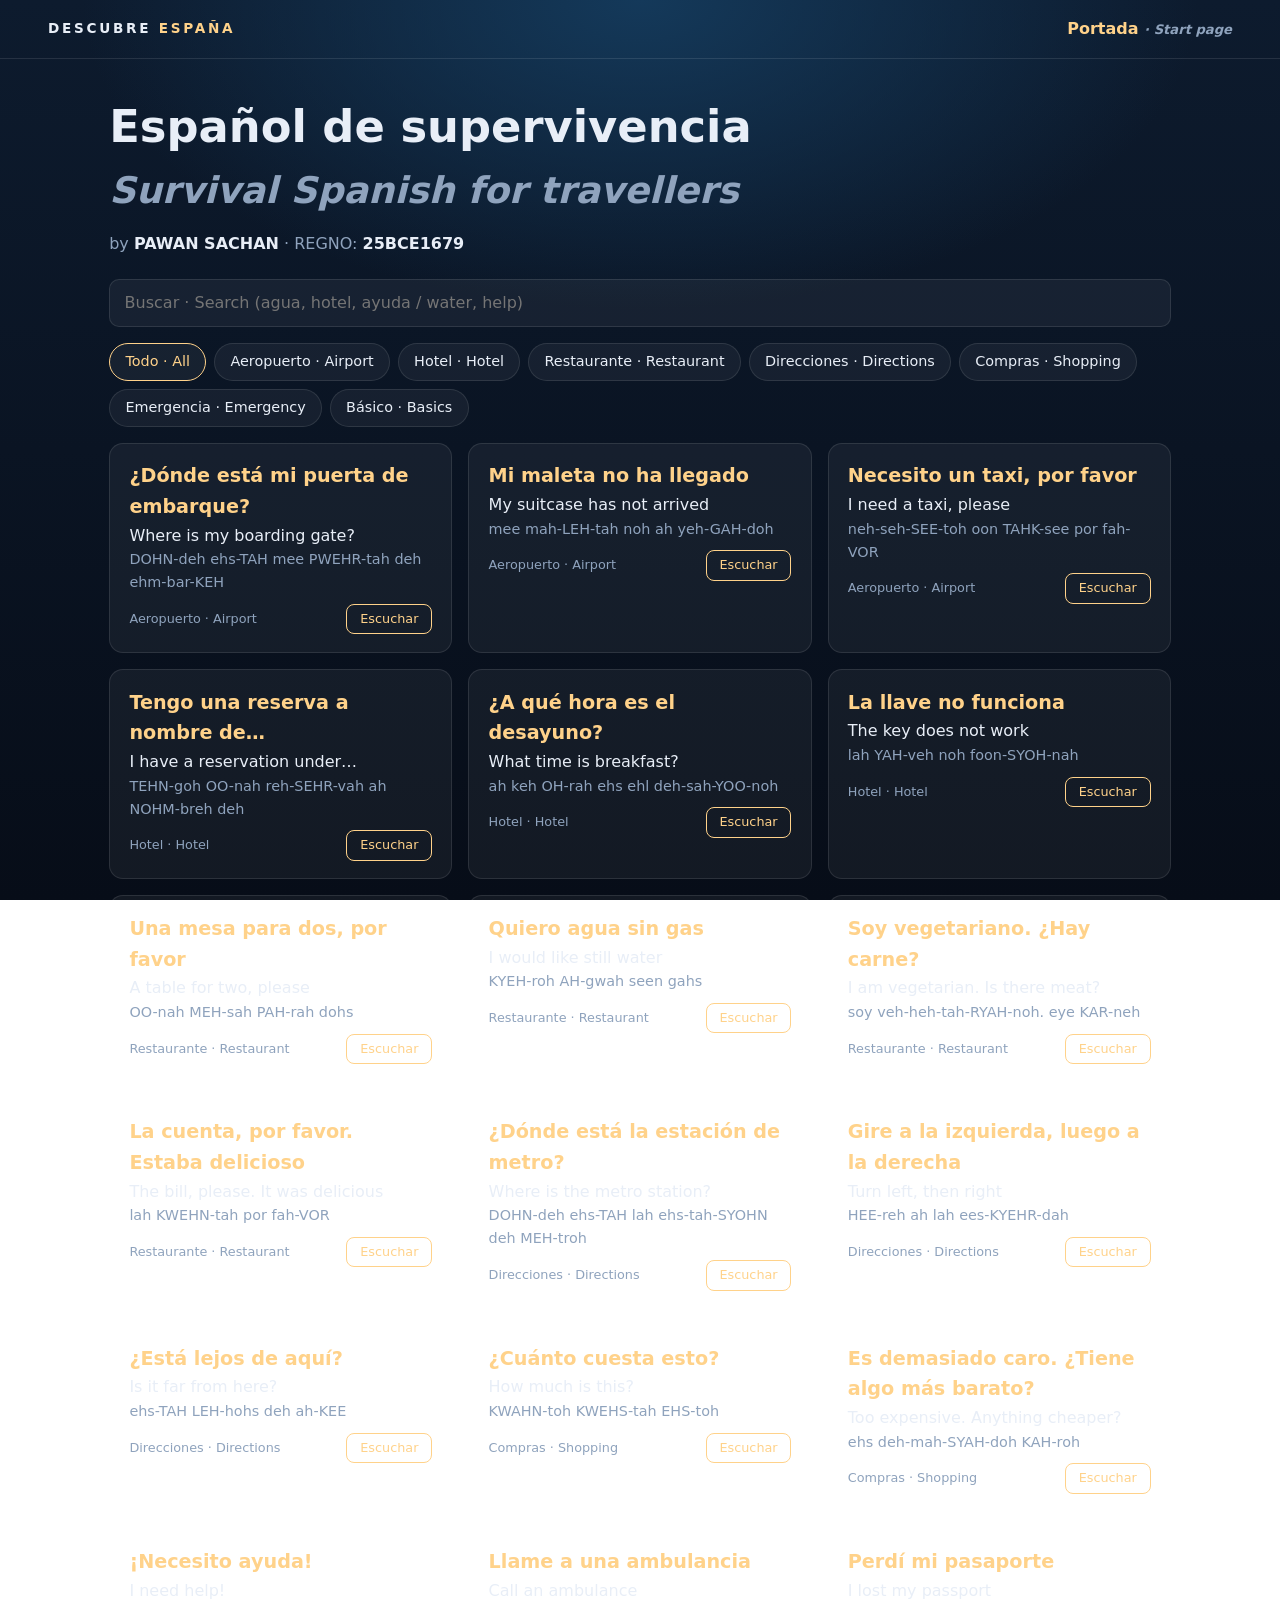
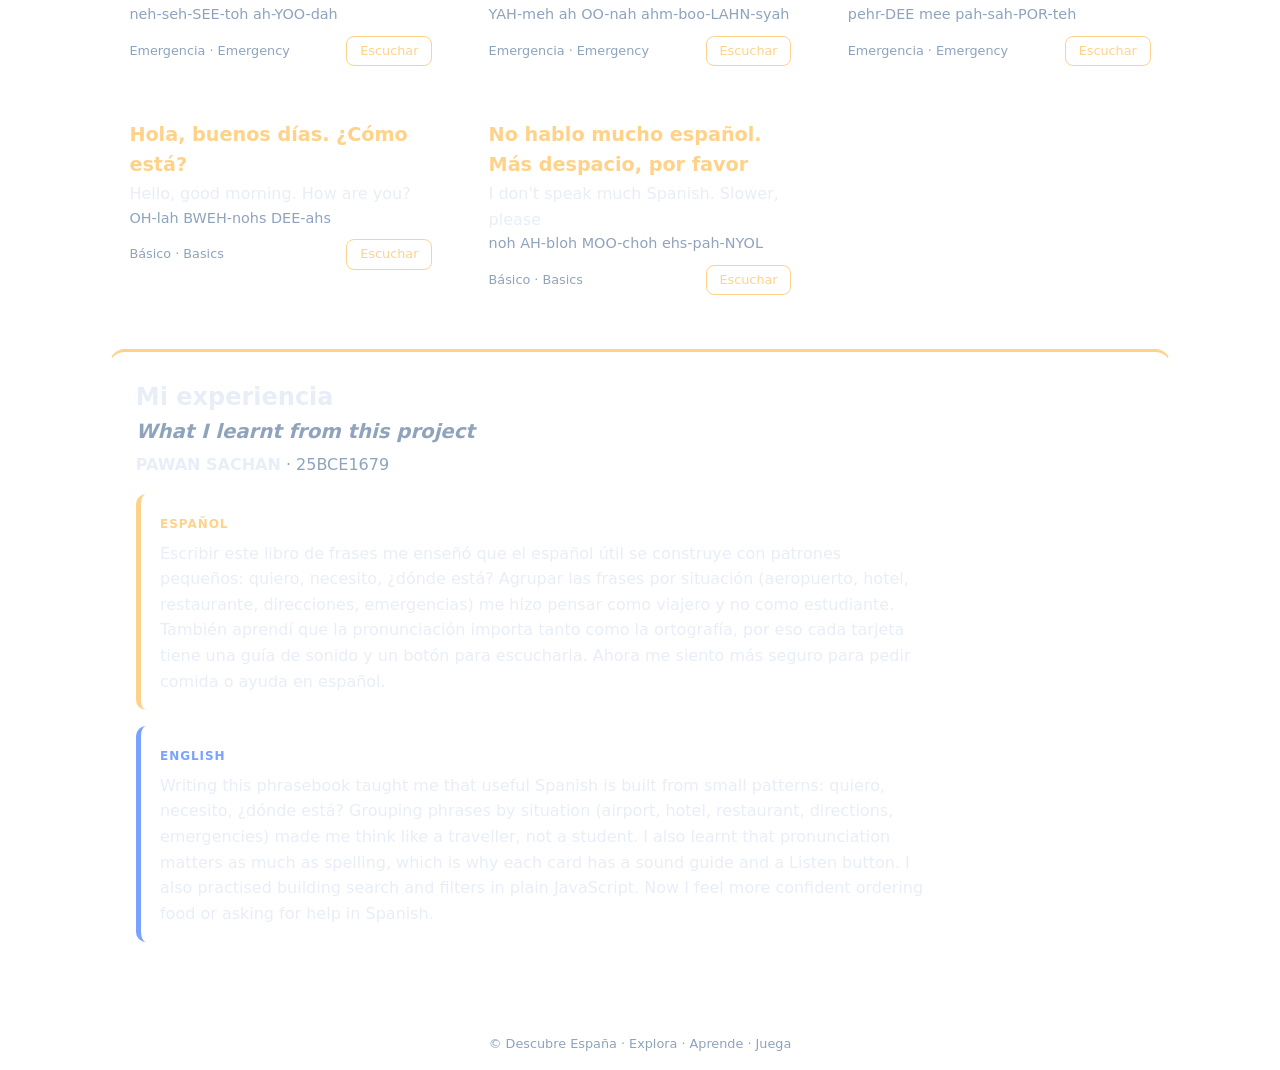
<file: phrasebook.html>
<!DOCTYPE html><html lang="es"><head><meta charset="UTF-8"><meta name="viewport" content="width=device-width,initial-scale=1">
<title>Español de supervivencia · Descubre España</title><link rel="stylesheet" href="shared.css">
<style>:root{--a:#ffd28a}.tools{display:flex;flex-wrap:wrap;gap:.6rem;align-items:center;margin:1rem 0}.tools input{flex:1 1 240px;background:var(--panel);border:1px solid var(--line);color:var(--ink);border-radius:10px;padding:.65rem .9rem;font:inherit}
#grid{display:grid;grid-template-columns:repeat(auto-fill,minmax(290px,1fr));gap:1rem}.es{font-size:1.2rem;font-weight:700;color:var(--a)}.pr{color:var(--mute);font-size:.9rem}
.row{display:flex;justify-content:space-between;align-items:center;margin-top:.6rem;font-size:.8rem;color:var(--mute)}.lang+.lang{border-left-color:#7aa2ff}.top a,.lang span{color:var(--a)}</style></head><body>
<header class="top"><b>Descubre <span style="color:#ffd28a">España</span></b><a href="start.html">Portada <span class="en" style="display:inline">· Start page</span></a></header>
<main>
<h1>Español de supervivencia<span class="en">Survival Spanish for travellers</span></h1>
<p class="by">by <strong>PAWAN SACHAN</strong> · REGNO: <strong>25BCE1679</strong></p>
<div class="tools"><input id="q" type="search" placeholder="Buscar · Search (agua, hotel, ayuda / water, help)" aria-label="Buscar frases"></div>
<div class="chips" id="tabs" role="group" aria-label="Situaciones / Situations"></div><div id="grid"></div>
<section class="story" style="border-top-color:#ffd28a"><h2>Mi experiencia<span class="en">What I learnt from this project</span></h2><p class="who"><strong>PAWAN SACHAN</strong> · 25BCE1679</p>
<div class="lang"><span>Español</span><p lang="es">Escribir este libro de frases me enseñó que el español útil se construye con patrones pequeños: quiero, necesito, ¿dónde está? Agrupar las frases por situación (aeropuerto, hotel, restaurante, direcciones, emergencias) me hizo pensar como viajero y no como estudiante. También aprendí que la pronunciación importa tanto como la ortografía, por eso cada tarjeta tiene una guía de sonido y un botón para escucharla. Ahora me siento más seguro para pedir comida o ayuda en español.</p></div>
<div class="lang"><span>English</span><p lang="en">Writing this phrasebook taught me that useful Spanish is built from small patterns: quiero, necesito, ¿dónde está? Grouping phrases by situation (airport, hotel, restaurant, directions, emergencies) made me think like a traveller, not a student. I also learnt that pronunciation matters as much as spelling, which is why each card has a sound guide and a Listen button. I also practised building search and filters in plain JavaScript. Now I feel more confident ordering food or asking for help in Spanish.</p></div></section>
</main><footer class="foot">© Descubre España · Explora · Aprende · Juega</footer>
<script>
const P=[["Aeropuerto", "Airport", "¿Dónde está mi puerta de embarque?", "Where is my boarding gate?", "DOHN-deh ehs-TAH mee PWEHR-tah deh ehm-bar-KEH"], ["Aeropuerto", "Airport", "Mi maleta no ha llegado", "My suitcase has not arrived", "mee mah-LEH-tah noh ah yeh-GAH-doh"], ["Aeropuerto", "Airport", "Necesito un taxi, por favor", "I need a taxi, please", "neh-seh-SEE-toh oon TAHK-see por fah-VOR"], ["Hotel", "Hotel", "Tengo una reserva a nombre de…", "I have a reservation under…", "TEHN-goh OO-nah reh-SEHR-vah ah NOHM-breh deh"], ["Hotel", "Hotel", "¿A qué hora es el desayuno?", "What time is breakfast?", "ah keh OH-rah ehs ehl deh-sah-YOO-noh"], ["Hotel", "Hotel", "La llave no funciona", "The key does not work", "lah YAH-veh noh foon-SYOH-nah"], ["Restaurante", "Restaurant", "Una mesa para dos, por favor", "A table for two, please", "OO-nah MEH-sah PAH-rah dohs"], ["Restaurante", "Restaurant", "Quiero agua sin gas", "I would like still water", "KYEH-roh AH-gwah seen gahs"], ["Restaurante", "Restaurant", "Soy vegetariano. ¿Hay carne?", "I am vegetarian. Is there meat?", "soy veh-heh-tah-RYAH-noh. eye KAR-neh"], ["Restaurante", "Restaurant", "La cuenta, por favor. Estaba delicioso", "The bill, please. It was delicious", "lah KWEHN-tah por fah-VOR"], ["Direcciones", "Directions", "¿Dónde está la estación de metro?", "Where is the metro station?", "DOHN-deh ehs-TAH lah ehs-tah-SYOHN deh MEH-troh"], ["Direcciones", "Directions", "Gire a la izquierda, luego a la derecha", "Turn left, then right", "HEE-reh ah lah ees-KYEHR-dah"], ["Direcciones", "Directions", "¿Está lejos de aquí?", "Is it far from here?", "ehs-TAH LEH-hohs deh ah-KEE"], ["Compras", "Shopping", "¿Cuánto cuesta esto?", "How much is this?", "KWAHN-toh KWEHS-tah EHS-toh"], ["Compras", "Shopping", "Es demasiado caro. ¿Tiene algo más barato?", "Too expensive. Anything cheaper?", "ehs deh-mah-SYAH-doh KAH-roh"], ["Emergencia", "Emergency", "¡Necesito ayuda!", "I need help!", "neh-seh-SEE-toh ah-YOO-dah"], ["Emergencia", "Emergency", "Llame a una ambulancia", "Call an ambulance", "YAH-meh ah OO-nah ahm-boo-LAHN-syah"], ["Emergencia", "Emergency", "Perdí mi pasaporte", "I lost my passport", "pehr-DEE mee pah-sah-POR-teh"], ["Básico", "Basics", "Hola, buenos días. ¿Cómo está?", "Hello, good morning. How are you?", "OH-lah BWEH-nohs DEE-ahs"], ["Básico", "Basics", "No hablo mucho español. Más despacio, por favor", "I don't speak much Spanish. Slower, please", "noh AH-bloh MOO-choh ehs-pah-NYOL"]];
const cats=[["Todo","All"],...[...new Map(P.map(p=>[p[0],p[1]]))]];let cat="Todo";
const grid=document.getElementById("grid"),q=document.getElementById("q"),tabs=document.getElementById("tabs");
cats.forEach(([es,en])=>{const b=document.createElement("button");b.className="chip"+(es==="Todo"?" on":"");b.textContent=es+" · "+en;b.onclick=()=>{cat=es;[...tabs.children].forEach(x=>x.classList.toggle("on",x===b));draw()};tabs.appendChild(b)});
function say(t){speechSynthesis.cancel();const u=new SpeechSynthesisUtterance(t);u.lang="es-ES";u.rate=.85;speechSynthesis.speak(u)}
function draw(){const s=q.value.toLowerCase();grid.innerHTML="";
const r=P.filter(p=>(cat==="Todo"||p[0]===cat)&&(p[2]+" "+p[3]).toLowerCase().includes(s));
if(!r.length){grid.textContent="No hay resultados · No phrase found. Try another word.";return}
r.forEach(p=>{const d=document.createElement("div");d.className="card";d.innerHTML='<div class="es"></div><div></div><div class="pr"></div><div class="row"><span></span><button class="say" aria-label="Escuchar / Hear this phrase">Escuchar</button></div>';
const k=d.children;k[0].textContent=p[2];k[1].textContent=p[3];k[2].textContent=p[4];k[3].firstChild.textContent=p[0]+" · "+p[1];d.querySelector(".say").onclick=()=>say(p[2]);grid.appendChild(d)})}
q.oninput=draw;draw();
</script></body></html>
</file>
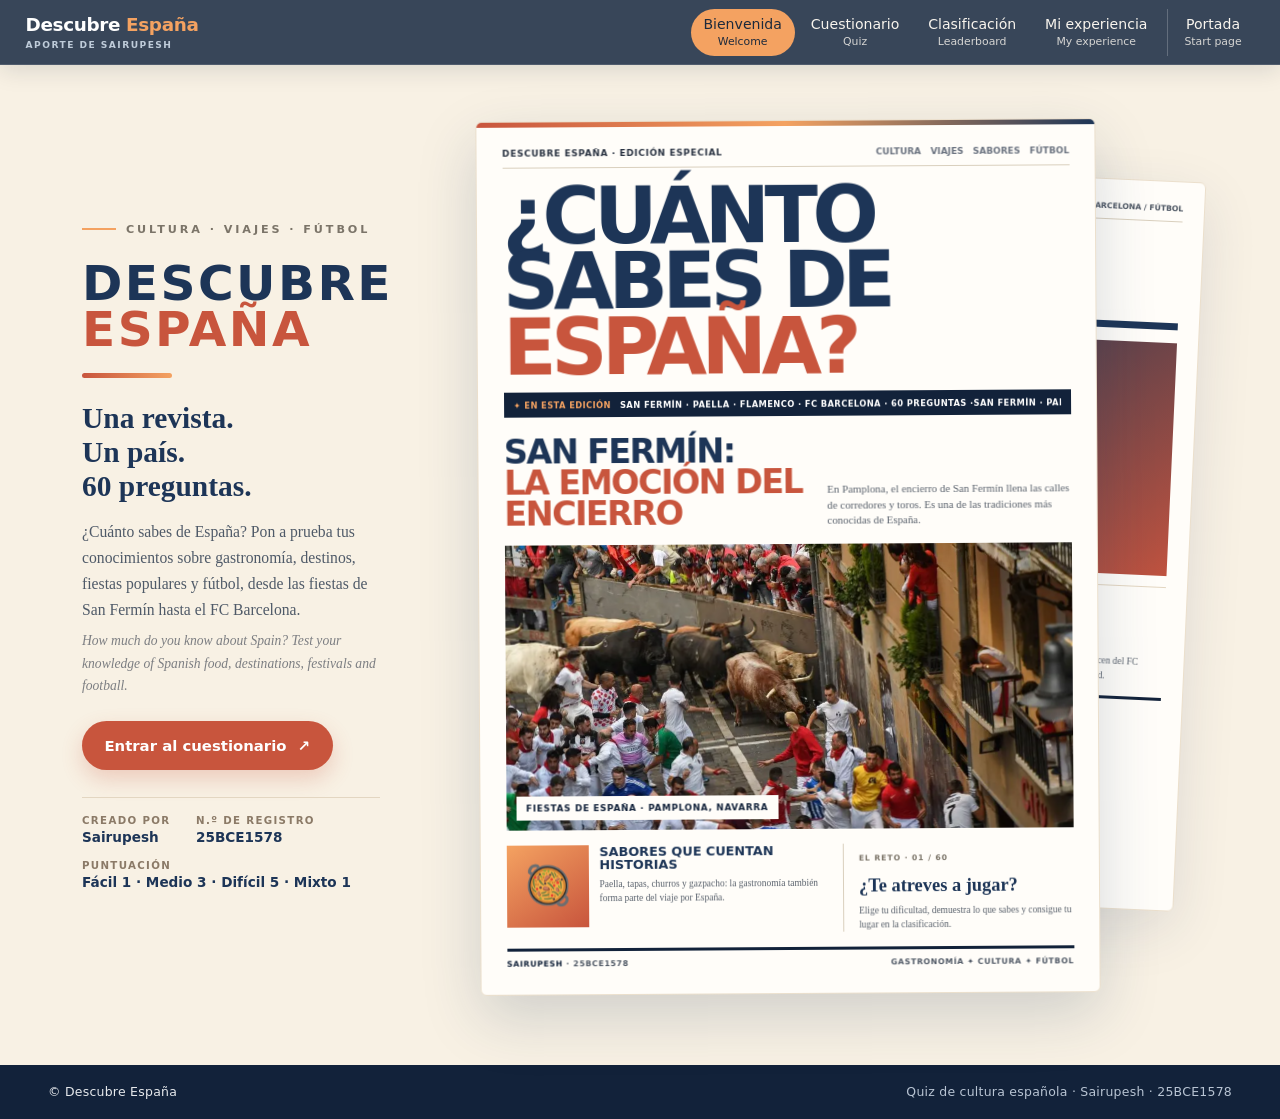
<file: quiz.html>
<!DOCTYPE html>
<html lang="es">
<head>
  <meta charset="UTF-8">
  <meta name="viewport" content="width=device-width, initial-scale=1">
  <meta name="theme-color" content="#243247">
  <title>Quiz de España · Descubre España</title>
  <link rel="stylesheet" href="quiz.css">
  <script>
    /* Low-spec / data-saver / reduced-motion devices get the light mode: entrance only, no looping animation */
    (function(){var n=navigator,c=n.connection||{};
      if((n.hardwareConcurrency&&n.hardwareConcurrency<=2)||(n.deviceMemory&&n.deviceMemory<=2)||c.saveData)
        document.documentElement.classList.add('lite');})();
  </script>
</head>
<body>
  <header class="quiz-header">
    <a class="quiz-brand" href="start.html" aria-label="Volver a Descubre España">
      <strong>Descubre <span>España</span></strong>
      <small>APORTE DE SAIRUPESH</small>
    </a>
    <nav class="quiz-nav" aria-label="Navegación principal">
      <a class="nav-link active" href="#welcome" data-view="welcome"><span>Bienvenida</span><small>Welcome</small></a>
      <a class="nav-link" href="#quiz" data-view="quiz"><span>Cuestionario</span><small>Quiz</small></a>
      <a class="nav-link" href="#leaderboard" data-view="leaderboard"><span>Clasificación</span><small>Leaderboard</small></a>
      <a class="nav-link" href="#experience" data-view="experience"><span>Mi experiencia</span><small>My experience</small></a>
      <a class="nav-link nav-cover" href="start.html"><span>Portada</span><small>Start page</small></a>
    </nav>
  </header>

  <main class="quiz-main">
    <section id="welcome" class="quiz-view mw-stage" aria-labelledby="welcome-title">
      <div class="mw-intro">
        <p class="mw-kicker">CULTURA · VIAJES · FÚTBOL</p>
        <h1 class="mw-wordmark" id="welcome-title">Descubre<span>España</span></h1>
        <div class="mw-rule"></div>
        <h2 class="mw-tagline">Una revista.<br>Un país.<br>60 preguntas.</h2>
        <p class="mw-copy">¿Cuánto sabes de España? Pon a prueba tus conocimientos sobre gastronomía, destinos, fiestas populares y fútbol, desde las fiestas de San Fermín hasta el FC Barcelona.
          <span class="mw-en">How much do you know about Spain? Test your knowledge of Spanish food, destinations, festivals and football.</span></p>
        <button class="button button-primary mw-play" type="button" data-go-view="quiz">Entrar al cuestionario <span aria-hidden="true">↗</span></button>
        <div class="mw-credit">
          <div><span class="mini-label">CREADO POR</span><strong>Sairupesh</strong></div>
          <div><span class="mini-label">N.º DE REGISTRO</span><strong>25BCE1578</strong></div>
          <div><span class="mini-label">PUNTUACIÓN</span><strong>Fácil 1 · Medio 3 · Difícil 5 · Mixto 1</strong></div>
        </div>
      </div>

      <div class="mw-magazines" role="img" aria-label="Vista previa de una revista sobre España">
        <article class="mw-back" aria-hidden="true">
          <div class="mw-back-head"><span class="mw-back-brand">DESCUBRE · DEPORTES</span><span>BARCELONA / FÚTBOL</span></div>
          <h2 class="mw-back-title">FC<br><span>BARÇA</span></h2>
          <div class="mw-stripes"></div>
          <div class="mw-back-photo"><img src="https://www.fcbarcelona.com/photo-resources/fcbarcelona/photo/2018/06/20/dbad88f5-bbb8-4cdc-a77d-66ca42cd89e0/PjBWxnVp.jpg?height=750&amp;width=1200" alt="" loading="lazy" onerror="this.remove()"></div>
          <div class="mw-back-section">
            <span class="mw-tag">FÚTBOL · IDENTIDAD</span>
            <h3>Más que un club</h3>
            <p>Los colores blaugrana, la afición y las grandes noches de fútbol hacen del FC Barcelona una parte reconocible de la cultura deportiva de la ciudad.</p>
          </div>
          <div class="mw-back-footer">PASIÓN · EQUIPO · BARCELONA</div>
        </article>

        <article class="mw-front" aria-hidden="true">
          <div class="mw-mag-head"><span class="mw-mag-logo">DESCUBRE ESPAÑA · EDICIÓN ESPECIAL</span><span class="mw-mag-menu">CULTURA &nbsp; VIAJES &nbsp; SABORES &nbsp; FÚTBOL</span></div>
          <p class="mw-cover-title">¿CUÁNTO<br>SABES DE <span>ESPAÑA?</span></p>
          <div class="mw-ticker"><span class="mw-tick-label">✦ EN ESTA EDICIÓN</span><div class="mw-tick-win"><div class="mw-tick-track"><span>SAN FERMÍN · PAELLA · FLAMENCO · FC BARCELONA · 60 PREGUNTAS · </span><span aria-hidden="true">SAN FERMÍN · PAELLA · FLAMENCO · FC BARCELONA · 60 PREGUNTAS · </span></div></div></div>
          <div class="mw-cover-intro">
            <p class="mw-cover-head">San Fermín:<br><span>la emoción del encierro</span></p>
            <p>En Pamplona, el encierro de San Fermín llena las calles de corredores y toros. Es una de las tradiciones más conocidas de España.</p>
          </div>
          <div class="mw-photo">
            <img src="encierro.png" alt="" width="932" height="524">
            <span class="mw-photo-label">FIESTAS DE ESPAÑA · PAMPLONA, NAVARRA</span>
          </div>
          <div class="mw-cover-bottom">
            <div class="mw-mini">
              <div class="mw-mini-visual">🥘</div>
              <div><h3>Sabores que cuentan historias</h3><p>Paella, tapas, churros y gazpacho: la gastronomía también forma parte del viaje por España.</p></div>
            </div>
            <div class="mw-challenge">
              <span class="mw-issue">EL RETO · 01 / 60</span>
              <h3>¿Te atreves a jugar?</h3>
              <p>Elige tu dificultad, demuestra lo que sabes y consigue tu lugar en la clasificación.</p>
            </div>
          </div>
          <div class="mw-cover-footer"><span><strong>SAIRUPESH</strong> · 25BCE1578</span><span>GASTRONOMÍA ✦ CULTURA ✦ FÚTBOL</span></div>
        </article>
      </div>
    </section>

    <section id="quiz" class="quiz-view" aria-labelledby="quiz-title" hidden>
      <div class="section-heading">
        <p class="eyebrow">PON A PRUEBA TUS CONOCIMIENTOS</p>
        <h1 id="quiz-title">Quiz de España</h1>
        <p>Introduce tus datos y elige la dificultad antes de empezar. La puntuación depende del modo elegido.</p>
      </div>

      <div id="credential-panel" class="surface credentials-surface">
        <div class="surface-heading">
          <span class="step-number">01</span>
          <div><h2>Antes de comenzar</h2><p>Datos del participante <span class="muted-en">Participant details</span></p></div>
        </div>
        <form id="credential-form" novalidate>
          <div class="form-grid">
            <div class="form-field">
              <label for="participant-name">Nombre completo <span>Name</span></label>
              <input id="participant-name" name="participantName" type="text" autocomplete="name" minlength="2" maxlength="80" placeholder="Escribe tu nombre" required>
              <small class="field-error" id="name-error"></small>
            </div>
            <div class="form-field">
              <label for="participant-reg">N.º de registro <span>Registration number</span></label>
              <input id="participant-reg" name="participantReg" type="text" minlength="4" maxlength="24" autocapitalize="characters" placeholder="Ej. 25BCE1578" required>
              <small class="field-error" id="reg-error"></small>
            </div>
            <div class="form-field full-field">
              <label for="participant-email">Correo electrónico <span>Email address</span></label>
              <input id="participant-email" name="participantEmail" type="email" autocomplete="email" maxlength="120" placeholder="nombre@ejemplo.com" required>
              <small class="field-error" id="email-error"></small>
            </div>
          </div>
          <fieldset class="difficulty-fieldset">
            <legend>Elige tu dificultad <span class="legend-en">Choose your difficulty</span></legend>
            <div class="difficulty-options" id="difficulty-options" role="radiogroup" aria-label="Nivel de dificultad">
              <label class="difficulty-card">
                <input type="radio" name="difficulty" value="easy">
                <span class="difficulty-number">01</span>
                <span class="difficulty-copy"><strong>Fácil <small>· Easy</small></strong><span>20 preguntas</span><b>1 punto por acierto</b></span>
              </label>
              <label class="difficulty-card">
                <input type="radio" name="difficulty" value="medium">
                <span class="difficulty-number">03</span>
                <span class="difficulty-copy"><strong>Medio <small>· Medium</small></strong><span>20 preguntas</span><b>3 puntos por acierto</b></span>
              </label>
              <label class="difficulty-card">
                <input type="radio" name="difficulty" value="hard">
                <span class="difficulty-number">05</span>
                <span class="difficulty-copy"><strong>Difícil <small>· Hard</small></strong><span>20 preguntas</span><b>5 puntos por acierto</b></span>
              </label>
              <label class="difficulty-card difficulty-mixed">
                <input type="radio" name="difficulty" value="mixed">
                <span class="difficulty-number">mix</span>
                <span class="difficulty-copy"><strong>Mixto <small>· Mixed</small></strong><span>60 preguntas · 20 de cada nivel</span><b>1 punto por acierto en todas</b></span>
              </label>
            </div>
            <small class="field-error difficulty-error" id="difficulty-error" role="alert"></small>
          </fieldset>
          <div class="privacy-note"><span aria-hidden="true">ⓘ</span><p>Los datos y las puntuaciones se guardan solo en el almacenamiento de este navegador. No se envían a un servidor ni se comparten entre dispositivos. La clasificación se muestra por modo para comparar puntuaciones equivalentes.</p></div>
          <button class="button button-primary" type="submit">Validar datos y empezar <span aria-hidden="true">→</span></button>
        </form>
      </div>

      <div id="quiz-stage" class="surface quiz-surface" hidden>
        <div class="quiz-topline"><span id="round-label" class="round-label">MODO MIXTO · 1 PUNTO POR ACIERTO</span><span id="question-count" class="question-count">Pregunta 1 de 60</span></div>
        <div class="progress-track" role="progressbar" aria-label="Progreso del cuestionario" aria-valuemin="0" aria-valuemax="60" aria-valuenow="0" id="quiz-progress"><div id="progress-fill" class="progress-fill"></div></div>
        <div class="question-body">
          <p class="question-kicker" id="question-kicker">PREGUNTA 01 · NIVEL FÁCIL · 1 PUNTO</p>
          <h2 id="question-text">Pregunta</h2>
          <div id="answer-options" class="answer-options" role="group" aria-label="Opciones de respuesta"></div>
          <p id="answer-warning" class="answer-warning" role="status" hidden>Selecciona una respuesta para continuar.</p>
        </div>
        <div class="quiz-controls"><button class="button button-quiet" type="button" id="previous-question">← Anterior</button><span class="autosave-hint">Tu respuesta se mantiene mientras haces el quiz.</span><button class="button button-primary" type="button" id="next-question">Siguiente →</button></div>
      </div>

      <div id="result-panel" class="surface result-surface" hidden aria-live="polite">
        <p class="eyebrow">CUESTIONARIO COMPLETADO</p>
        <h2 id="result-heading">¡Buen trabajo!</h2>
        <p id="result-description" class="result-description"></p>
        <div class="result-summary">
          <div id="score-ring" class="score-ring"><div><strong id="score-value">0/60</strong><span>PUNTOS</span></div></div>
          <div class="score-details"><div><span>Modo elegido</span><strong id="score-mode">—</strong></div><div><span>Respuestas correctas</span><strong id="correct-count">0</strong></div><div><span>Porcentaje de aciertos</span><strong id="score-percent">0%</strong></div><div><span>Participante</span><strong id="score-participant">—</strong></div></div>
        </div>
        <p id="save-status" class="privacy-note result-note"></p>
        <div class="result-actions"><button class="button button-primary" type="button" data-go-view="leaderboard">Ver clasificación →</button><button class="button button-outline" type="button" id="try-again">Intentar de nuevo</button></div>
      </div>
    </section>

    <section id="leaderboard" class="quiz-view" aria-labelledby="leaderboard-title" hidden>
      <div class="section-heading">
        <p class="eyebrow">LOS RESULTADOS MÁS ALTOS</p>
        <h1 id="leaderboard-title">Clasificación</h1>
        <p>Consulta las mejores puntuaciones de cada modo. Las clasificaciones se mantienen separadas porque cada dificultad tiene un valor de puntos distinto.</p>
      </div>
      <div class="surface leaderboard-surface">
        <div class="leaderboard-heading"><div><span class="step-number">★</span><h2>Tabla de puntuaciones</h2></div><div class="leaderboard-actions"><label for="leaderboard-mode-filter">Modo de juego</label><select id="leaderboard-mode-filter"><option value="mixed">Mixto · 1 punto</option><option value="easy">Fácil · 1 punto</option><option value="medium">Medio · 3 puntos</option><option value="hard">Difícil · 5 puntos</option></select><button id="refresh-leaderboard" class="button button-quiet" type="button">Actualizar ↻</button></div></div>
        <div class="table-wrap"><table><thead><tr><th>Pos.</th><th>Participante</th><th>N.º de registro</th><th>Puntos</th><th>Aciertos</th><th>Fecha</th></tr></thead><tbody id="leaderboard-body"></tbody></table></div>
        <p id="leaderboard-empty" class="empty-state" hidden>Aún no hay puntuaciones en este modo. Completa el cuestionario para aparecer en la clasificación.</p>
        <p class="leaderboard-footnote">Nota: los resultados se guardan localmente en este navegador; no constituyen una clasificación global en línea.</p>
      </div>
    </section>

    <section id="experience" class="quiz-view" aria-labelledby="experience-title" hidden>
      <div class="section-heading">
        <p class="eyebrow">MI APRENDIZAJE</p>
        <h1 id="experience-title">Mi experiencia con esta tarea</h1>
        <p class="muted-en">My experience from this assignment</p>
      </div>
      <article class="surface story-surface">
        <header class="story-author">
          <div class="story-avatar" aria-hidden="true">S</div>
          <div><strong>SAIRUPESH BHIMAVARAPU </strong><span>N.º de registro: 25BCE1578 <em></em></span></div>
        </header>
        <div class="story-lang story-es"><span class="story-tag">Español</span><p lang="es">Al hacer este proyecto aprendí muchísimo sobre la cultura española. Descubrí su gastronomía, con platos como la paella, las tapas, el gazpacho y los churros con chocolate, y conocí fiestas famosas como La Tomatina, San Fermín con su encierro, y las Fallas de Valencia. También aprendí mucho sobre el fútbol, que es una parte muy importante de la vida en España, y sobre todo sobre el FC Barcelona. Me impresionó que sea «más que un club», con sus colores blaugrana, su gran afición y sus noches de fútbol en el Camp Nou. Al escribir las preguntas en español, aprendí palabras nuevas sin darme cuenta. Me sentí muy orgulloso al ver el quiz terminado, y ahora quiero seguir aprendiendo.</p></div>
      </article>
    </section>
  </main>

  <footer class="quiz-footer"><span>© Descubre España</span><span>Quiz de cultura española · Sairupesh · 25BCE1578</span></footer>
  <script src="quiz.js"></script>
</body>
</html>
</file>
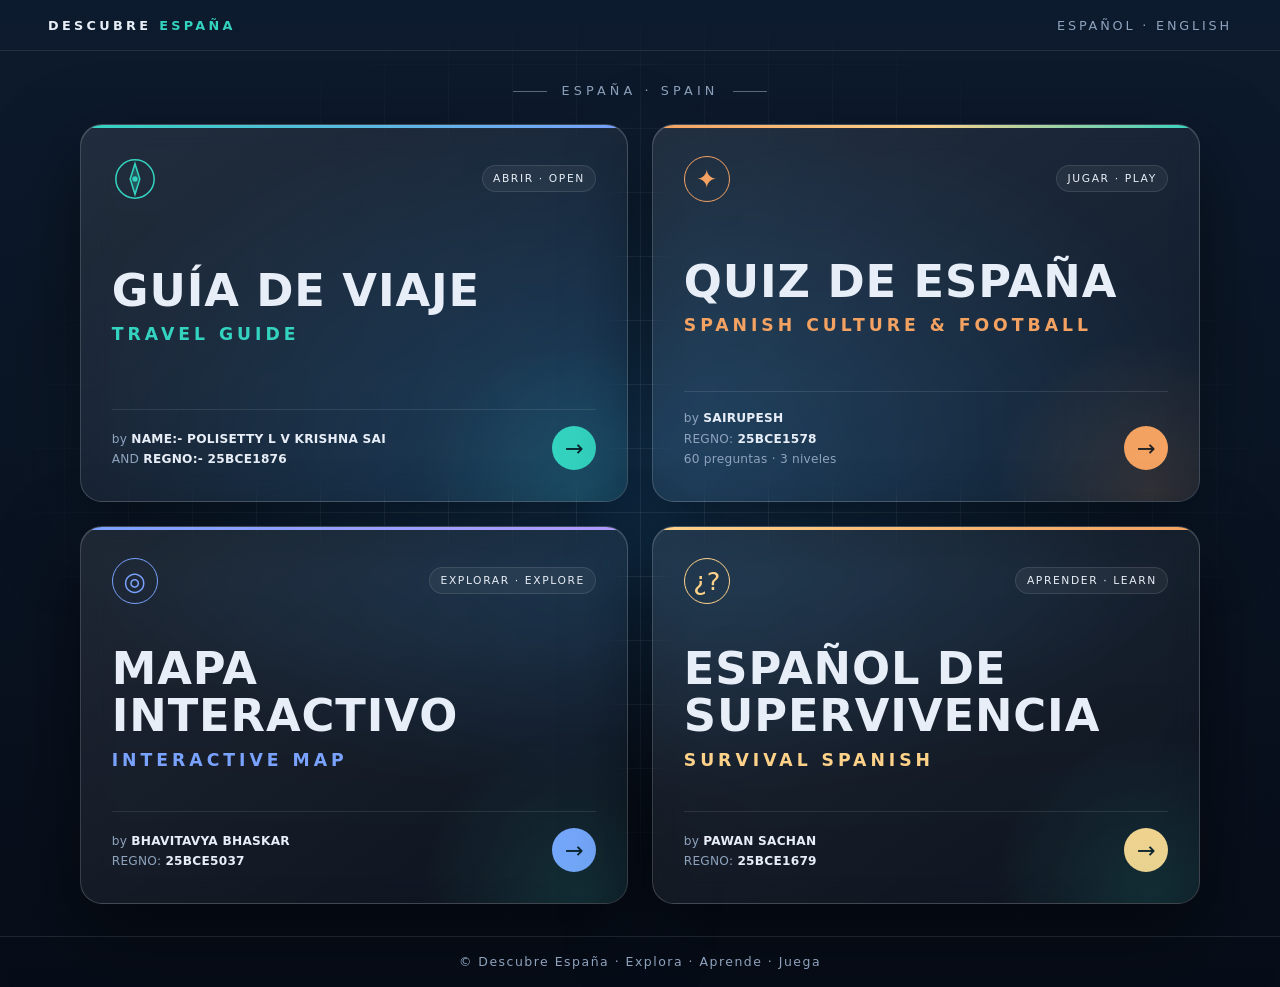
<file: start.html>
<!DOCTYPE html>
<html lang="es">
<head>
<meta charset="UTF-8">
<meta name="viewport" content="width=device-width, initial-scale=1">
<title>Descubre España · Explora y aprende</title>
<style>
:root{--bg:#070d18;--bg2:#0d1b2e;--ink:#e8eef7;--mute:#8fa3bd;--line:rgba(255,255,255,.10);--accent:#34d3c0;--accent2:#7aa2ff;--sans:"Segoe UI",system-ui,-apple-system,"Helvetica Neue",Arial,sans-serif}
*{box-sizing:border-box;margin:0;padding:0}
body{min-height:100vh;display:flex;flex-direction:column;font-family:var(--sans);color:var(--ink);background:radial-gradient(1000px 560px at 50% 45%,#14395a 0%,transparent 62%),linear-gradient(180deg,var(--bg2),var(--bg));overflow-x:hidden}
body::before{content:"";position:fixed;inset:0;pointer-events:none;background-image:linear-gradient(var(--line) 1px,transparent 1px),linear-gradient(90deg,var(--line) 1px,transparent 1px);background-size:64px 64px;-webkit-mask-image:radial-gradient(ellipse at center,#000 25%,transparent 72%);mask-image:radial-gradient(ellipse at center,#000 25%,transparent 72%)}
.top{position:relative;z-index:1;display:flex;justify-content:space-between;align-items:center;padding:1.1rem clamp(1.2rem,4vw,3rem);border-bottom:1px solid var(--line);font-size:.8rem;letter-spacing:.22em;text-transform:uppercase;color:var(--mute)}
.top b{color:var(--ink);font-weight:700;letter-spacing:.26em}.top b span{color:var(--accent)}
main{position:relative;z-index:1;flex:1;display:flex;flex-direction:column;align-items:center;justify-content:center;gap:1.6rem;padding:2rem 1rem}
.eyebrow{font-size:.8rem;letter-spacing:.32em;text-transform:uppercase;color:var(--mute);text-align:center}.eyebrow::before,.eyebrow::after{content:"";display:inline-block;width:34px;height:1px;background:var(--mute);vertical-align:middle;margin:0 .9rem;opacity:.6}
.entry-grid{display:grid;grid-template-columns:repeat(2,minmax(0,1fr));gap:1.5rem;width:min(1120px,94vw)}
.guide-btn{position:relative;overflow:hidden;display:flex;flex-direction:column;justify-content:space-between;width:100%;height:clamp(350px,51vh,470px);min-width:0;padding:clamp(1.25rem,2.4vw,2.2rem);border-radius:22px;text-decoration:none;color:var(--ink);background:linear-gradient(145deg,rgba(255,255,255,.09),rgba(255,255,255,.02));border:1px solid rgba(255,255,255,.18);box-shadow:0 30px 80px rgba(0,0,0,.5),inset 0 1px 0 rgba(255,255,255,.14);-webkit-backdrop-filter:blur(14px);backdrop-filter:blur(14px);transition:transform .35s ease,border-color .35s ease,box-shadow .35s ease}
.guide-btn::before{content:"";position:absolute;inset:0 0 auto 0;height:3px;background:linear-gradient(90deg,var(--accent),var(--accent2))}.guide-btn.quiz-card::before{background:linear-gradient(90deg,#f4a261,#ffd28a,#34d3c0)}
.guide-btn::after{content:"";position:absolute;width:340px;height:340px;right:-120px;bottom:-160px;background:radial-gradient(circle,rgba(52,211,192,.22),transparent 65%);pointer-events:none;transition:opacity .35s;opacity:.6}
.guide-btn.quiz-card::after{background:radial-gradient(circle,rgba(244,162,97,.23),transparent 65%)}
.guide-btn:hover{transform:translateY(-6px);border-color:var(--accent);box-shadow:0 40px 100px rgba(52,211,192,.16),0 30px 80px rgba(0,0,0,.55),inset 0 1px 0 rgba(255,255,255,.18)}.guide-btn.quiz-card:hover{border-color:#f4a261;box-shadow:0 40px 100px rgba(244,162,97,.14),0 30px 80px rgba(0,0,0,.55)}.guide-btn:hover::after{opacity:1}.guide-btn:focus-visible{outline:3px solid var(--accent);outline-offset:5px}
.btn-top{display:flex;justify-content:space-between;align-items:center;color:var(--accent)}.quiz-card .btn-top{color:#f4a261}
.glyph{width:46px;height:46px;display:grid;place-items:center;border:1.5px solid currentColor;border-radius:50%;font-size:1.6rem;font-weight:500}
.chip{font-size:.67rem;letter-spacing:.15em;text-transform:uppercase;color:var(--ink);padding:.35rem .65rem;border:1px solid var(--line);border-radius:999px;background:rgba(255,255,255,.05);white-space:nowrap}
.btn-mid{text-align:left}.t-es{display:block;font-weight:800;line-height:1.05;letter-spacing:.02em;font-size:clamp(1.75rem,3.5vw,3.4rem)}.t-en{display:block;margin-top:.65rem;font-weight:600;color:var(--accent);letter-spacing:.23em;font-size:clamp(.78rem,1.35vw,1.1rem)}.quiz-card .t-en{color:#f4a261}
.btn-bot{display:flex;justify-content:space-between;align-items:flex-end;gap:.75rem;padding-top:1rem;border-top:1px solid var(--line)}.by{font-size:clamp(.7rem,.95vw,.9rem);line-height:1.7;color:var(--mute);letter-spacing:.02em;overflow-wrap:anywhere}.by strong{color:var(--ink);font-weight:600}
.arrow{flex:none;width:44px;height:44px;border-radius:50%;display:grid;place-items:center;font-size:1.4rem;color:#04111d;background:var(--accent);transition:transform .35s ease}.quiz-card .arrow{background:#f4a261}.guide-btn:hover .arrow{transform:translateX(6px)}
.guide-btn.map-card::before{background:linear-gradient(90deg,#7aa2ff,#b49bff)}.map-card .btn-top,.map-card .t-en{color:#7aa2ff}.map-card .arrow{background:#7aa2ff}.guide-btn.map-card:hover{border-color:#7aa2ff}
.guide-btn.phrase-card::before{background:linear-gradient(90deg,#ffd28a,#f4a261)}.phrase-card .btn-top,.phrase-card .t-en{color:#ffd28a}.phrase-card .arrow{background:#ffd28a}.guide-btn.phrase-card:hover{border-color:#ffd28a}
.entry-grid{row-gap:1.5rem}.guide-btn{height:clamp(300px,42vh,400px)}
@media(max-width:760px){.guide-btn{height:340px}}
.foot{position:relative;z-index:1;text-align:center;padding:1.1rem;border-top:1px solid var(--line);color:var(--mute);font-size:.78rem;letter-spacing:.12em}
@media(max-width:760px){.entry-grid{grid-template-columns:1fr;width:min(560px,94vw)}.guide-btn{height:360px}.eyebrow::before,.eyebrow::after{display:none}.top{font-size:.68rem;letter-spacing:.12em}.top b{letter-spacing:.16em}}
@media(max-width:390px){.guide-btn{height:330px;padding:1.1rem}.t-es{font-size:1.7rem}.chip{font-size:.58rem}}
@media(prefers-reduced-motion:reduce){*{transition:none!important}}
</style>
</head>
<body>
<header class="top"><b>Descubre <span>España</span></b><span>Español · English</span></header>
<main>
  <p class="eyebrow">España · Spain</p>
  <div class="entry-grid" aria-label="Elige una sección / Choose a section">
    <a class="guide-btn" href="index.html" aria-label="Guía de viaje, Travel Guide. Abrir / Open">
      <div class="btn-top"><svg viewBox="0 0 48 48" width="46" height="46" fill="none" stroke="currentColor" stroke-width="1.6" aria-hidden="true"><circle cx="24" cy="24" r="20"/><path d="M24 8l5 16-5 16-5-16z" fill="currentColor" fill-opacity=".25"/><circle cx="24" cy="24" r="2" fill="currentColor"/></svg><span class="chip">Abrir · Open</span></div>
      <div class="btn-mid"><span class="t-es">GUÍA DE VIAJE</span><span class="t-en">TRAVEL GUIDE</span></div>
      <div class="btn-bot"><p class="by">by <strong>NAME:- POLISETTY L V KRISHNA SAI</strong><br>AND <strong>REGNO:- 25BCE1876</strong></p><span class="arrow" aria-hidden="true">→</span></div>
    </a>
    <a class="guide-btn quiz-card" href="quiz.html" aria-label="Quiz de cultura española. Abrir / Open">
      <div class="btn-top"><span class="glyph" aria-hidden="true">✦</span><span class="chip">Jugar · Play</span></div>
      <div class="btn-mid"><span class="t-es">QUIZ DE ESPAÑA</span><span class="t-en">SPANISH CULTURE & FOOTBALL</span></div>
      <div class="btn-bot"><p class="by">by <strong>SAIRUPESH</strong><br>REGNO: <strong>25BCE1578</strong><br><span>60 preguntas · 3 niveles</span></p><span class="arrow" aria-hidden="true">→</span></div>
    </a>
    <a class="guide-btn map-card" href="map.html" aria-label="Mapa interactivo, Interactive map. Abrir / Open">
      <div class="btn-top"><span class="glyph" aria-hidden="true">◎</span><span class="chip">Explorar · Explore</span></div>
      <div class="btn-mid"><span class="t-es">MAPA INTERACTIVO</span><span class="t-en">INTERACTIVE MAP</span></div>
      <div class="btn-bot"><p class="by">by <strong>BHAVITAVYA BHASKAR</strong><br>REGNO: <strong>25BCE5037</strong></p><span class="arrow" aria-hidden="true">→</span></div>
    </a>
    <a class="guide-btn phrase-card" href="phrasebook.html" aria-label="Español de supervivencia, Survival Spanish. Abrir / Open">
      <div class="btn-top"><span class="glyph" aria-hidden="true">¿?</span><span class="chip">Aprender · Learn</span></div>
      <div class="btn-mid"><span class="t-es">ESPAÑOL DE SUPERVIVENCIA</span><span class="t-en">SURVIVAL SPANISH</span></div>
      <div class="btn-bot"><p class="by">by <strong>PAWAN SACHAN</strong><br>REGNO: <strong>25BCE1679</strong></p><span class="arrow" aria-hidden="true">→</span></div>
    </a>
  </div>
</main>
<footer class="foot">© Descubre España · Explora · Aprende · Juega</footer>
</body>
</html>
</file>
<file: shared.css>
:root{--bg:#070d18;--bg2:#0d1b2e;--ink:#e8eef7;--mute:#8fa3bd;--line:rgba(255,255,255,.10);--panel:rgba(255,255,255,.05);--a:#34d3c0;--sans:"Segoe UI",system-ui,-apple-system,Arial,sans-serif}
*{box-sizing:border-box}body{margin:0;min-height:100vh;font-family:var(--sans);color:var(--ink);line-height:1.6;background:radial-gradient(900px 500px at 50% 0,#14395a 0,transparent 62%),linear-gradient(180deg,var(--bg2),var(--bg)) fixed}
a:focus-visible,button:focus-visible,input:focus-visible{outline:3px solid var(--a);outline-offset:2px}
.top{display:flex;justify-content:space-between;align-items:center;padding:1rem clamp(1rem,4vw,3rem);border-bottom:1px solid var(--line)}
.top b{letter-spacing:.2em;text-transform:uppercase;font-size:.85rem}.top b span{color:var(--a)}.top a{color:var(--a);text-decoration:none;font-weight:600}
main{max-width:1100px;margin:0 auto;padding:2rem 1.2rem 3rem}h1{font-size:clamp(1.8rem,4vw,2.8rem);margin:0}
.en{display:block;color:var(--mute);font-style:italic;font-size:.82em}.by{color:var(--mute);margin:.6rem 0 1.4rem}.by strong{color:var(--ink)}
.chips{display:flex;flex-wrap:wrap;gap:.5rem;margin:1rem 0}
.chip{background:var(--panel);color:var(--ink);border:1px solid var(--line);border-radius:999px;padding:.4rem .95rem;cursor:pointer;font:inherit;font-size:.9rem}
.chip:hover,.chip.on{border-color:var(--a);color:var(--a)}
.card{background:var(--panel);border:1px solid var(--line);border-radius:14px;padding:1.1rem 1.2rem}
.say{background:none;border:1px solid var(--a);color:var(--a);border-radius:8px;padding:.25rem .8rem;cursor:pointer;font:inherit}.say:hover{background:var(--a);color:#04111d}
.story{margin-top:2.2rem;background:var(--panel);border:1px solid var(--line);border-top:3px solid var(--a);border-radius:16px;padding:1.6rem}
.story h2{margin:0 0 .3rem}.who{color:var(--mute);margin:0 0 1rem}.who strong{color:var(--ink)}
.lang{border-left:5px solid var(--a);border-radius:10px;background:rgba(255,255,255,.04);padding:1rem 1.2rem;margin-top:1rem}.lang+.lang{border-left-color:#7aa2ff}
.lang span{display:inline-block;font-size:.75rem;font-weight:700;letter-spacing:.08em;text-transform:uppercase;color:var(--a);margin-bottom:.4rem}.lang+.lang span{color:#7aa2ff}.lang p{margin:0;max-width:75ch}
.foot{text-align:center;padding:1rem;border-top:1px solid var(--line);color:var(--mute);font-size:.8rem}
</file>
<file: quiz.css>
:root{--nav:#354356;--nav-deep:#1d2a3c;--blue:#1d3557;--blue-deep:#12223a;--terra:#c8553d;--terra-dark:#a2402c;--gold:#f4a261;--cream:#fbf4e6;--sand:#f0e2c8;--ink:#242d3b;--muted:#6f7b8b;--line:#e8decd;--teal:#34d3c0;--sans:"Segoe UI",system-ui,-apple-system,BlinkMacSystemFont,"Helvetica Neue",Arial,sans-serif;--serif:Georgia,"Times New Roman",serif}
*{box-sizing:border-box}html{scroll-behavior:smooth}body{margin:0;min-height:100vh;display:flex;flex-direction:column;background:#f8f1e4;color:var(--ink);font-family:var(--serif);line-height:1.55}button,input{font:inherit}button,a,input{ -webkit-tap-highlight-color:transparent}a:focus-visible,button:focus-visible,input:focus-visible{outline:3px solid var(--gold);outline-offset:3px}[hidden]{display:none!important}
.quiz-header{position:sticky;top:0;z-index:20;display:flex;gap:1rem;justify-content:space-between;align-items:center;padding:.55rem clamp(.8rem,2vw,1.7rem);background:rgba(53,67,86,.98);border-bottom:1px solid rgba(255,255,255,.12);box-shadow:0 5px 24px rgba(14,28,47,.13)}.quiz-brand{display:flex;flex-direction:column;color:#fff;text-decoration:none;flex:none;line-height:1.15;margin-right:.5rem}.quiz-brand strong{font:800 1.15rem var(--sans);letter-spacing:-.02em}.quiz-brand strong span{color:var(--gold)}.quiz-brand small{margin-top:.3rem;font:700 .57rem var(--sans);letter-spacing:.16em;color:#bfccda}.quiz-nav{display:flex;gap:.2rem;align-items:center;justify-content:flex-end}.nav-link{display:flex;flex-direction:column;justify-content:center;align-items:center;min-height:45px;padding:.48rem .8rem;border-radius:999px;color:#f9f5ee;text-decoration:none;font:500 .88rem/1.2 var(--sans);text-align:center;white-space:nowrap;transition:background .2s,color .2s}.nav-link small{font-size:.68rem;opacity:.82;margin-top:.1rem}.nav-link:hover{background:rgba(255,255,255,.1)}.nav-link.active{background:var(--gold);color:#1d2a3c}.nav-link.active small{opacity:1}.nav-cover{margin-left:.25rem;border-left:1px solid rgba(255,255,255,.22);border-radius:0 999px 999px 0;padding-left:1rem}
.quiz-main{width:min(1180px,100%);margin:0 auto;flex:1;padding:clamp(1.2rem,3.6vw,3.4rem) clamp(1rem,3vw,2rem) 4rem}.quiz-view{animation:fade-up .36s ease-out both}.welcome-view{min-height:calc(100vh - 160px);display:grid;grid-template-columns:minmax(0,1.05fr) minmax(300px,.95fr);align-items:center;gap:2.8rem 3rem}.welcome-copy{padding:1rem 0}.eyebrow{font:800 .73rem var(--sans);letter-spacing:.2em;color:var(--terra);text-transform:uppercase;margin:0 0 1rem}.eyebrow-dot{display:inline-block;width:8px;height:8px;margin-right:.45rem;border-radius:50%;background:var(--gold)}h1,h2,h3,p{margin-top:0}.welcome-copy h1,.section-heading h1{font:700 clamp(2.7rem,6.2vw,5.3rem)/.99 var(--serif);letter-spacing:-.045em;color:var(--blue);margin:0 0 1.15rem}.welcome-copy h1 em{font-weight:700;color:var(--terra);display:block}.welcome-lead{font-size:1.18rem;max-width:620px;line-height:1.6;margin-bottom:.55rem;color:#455163}.welcome-en{font-size:.95rem;font-style:italic;color:#7c7e82;margin:0 0 1.8rem}.button{border:0;display:inline-flex;align-items:center;justify-content:center;gap:.7rem;border-radius:999px;padding:.86rem 1.35rem;font:700 .93rem var(--sans);cursor:pointer;text-decoration:none;transition:transform .2s,box-shadow .2s,background .2s,color .2s}.button:hover{transform:translateY(-2px)}.button-primary{background:var(--terra);color:white;box-shadow:0 9px 21px rgba(200,85,61,.24)}.button-primary:hover{background:var(--terra-dark);box-shadow:0 12px 24px rgba(200,85,61,.3)}.button-quiet{background:#edf0f3;color:var(--blue)}.button-quiet:hover{background:#e1e6eb}.button-outline{background:transparent;border:1.5px solid var(--line);color:var(--blue)}.button-outline:hover{border-color:var(--terra);color:var(--terra)}.button:disabled{opacity:.45;cursor:not-allowed;transform:none;box-shadow:none}
.welcome-art{min-height:390px;height:min(50vw,480px);position:relative;overflow:hidden;border-radius:28px;background:linear-gradient(150deg,#253851 0%,#64405c 48%,#bf523f 100%);box-shadow:0 24px 70px rgba(29,53,87,.19);isolation:isolate}.welcome-art::before{content:"";position:absolute;inset:0;background:linear-gradient(45deg,transparent 48%,rgba(255,255,255,.055) 49%,rgba(255,255,255,.055) 51%,transparent 52%) 0 0/44px 44px;z-index:-1}.sun-disc{position:absolute;width:62%;aspect-ratio:1;left:19%;bottom:14%;border-radius:50%;background:radial-gradient(circle,#ffe1a8 0%,#f4a261 60%,rgba(244,162,97,.02) 73%);filter:drop-shadow(0 0 24px rgba(244,162,97,.25))}.art-orbit{position:absolute;border:1px solid rgba(255,255,255,.28);border-radius:50%;width:78%;aspect-ratio:1;left:11%;top:7%;transform:rotate(-25deg) scaleY(.5)}.orbit-two{transform:rotate(45deg) scaleY(.5);width:90%;left:5%;top:-1%;border-color:rgba(255,255,255,.19)}.art-stamp{position:absolute;color:#fff;font:800 .76rem var(--sans);letter-spacing:.35em}.stamp-top{top:11%;left:10%}.stamp-bottom{right:9%;top:18%;color:#ffd5a5}.welcome-stats{position:absolute;left:8%;right:8%;bottom:7%;display:grid;grid-template-columns:repeat(3,1fr);padding:1rem .5rem;border:1px solid rgba(255,255,255,.34);border-radius:18px;background:rgba(28,40,59,.25);backdrop-filter:blur(10px)}.welcome-stats div{display:flex;flex-direction:column;align-items:center;color:white;border-right:1px solid rgba(255,255,255,.25);gap:.15rem}.welcome-stats div:last-child{border:0}.welcome-stats strong{font:800 1.65rem var(--sans)}.welcome-stats span{font:500 .78rem var(--sans);opacity:.9}.welcome-bottom{grid-column:1/-1;display:flex;gap:2.6rem;align-items:center;border-top:1px solid #e3d6c1;padding:1.25rem .25rem 0}.welcome-bottom div{display:flex;flex-direction:column;gap:.18rem}.mini-label{font:800 .64rem var(--sans);letter-spacing:.13em;color:#8b7a67}.welcome-bottom strong{font:700 .9rem var(--sans);color:var(--blue)}
.section-heading{text-align:center;margin:0 auto 2rem;max-width:740px}.section-heading h1{font-size:clamp(2.3rem,5vw,3.8rem);margin:0 0 .65rem}.section-heading>p:last-child{font-size:1.05rem;color:#657080;margin:0}.surface{background:#fffdf9;border:1px solid #ebdfcc;border-radius:22px;box-shadow:0 18px 54px rgba(29,53,87,.09);padding:clamp(1.1rem,3vw,2rem);position:relative;overflow:hidden}.surface::before{content:"";height:5px;position:absolute;top:0;left:0;right:0;background:linear-gradient(90deg,var(--terra),var(--gold),var(--blue))}.credentials-surface{max-width:820px;margin:0 auto}.surface-heading{display:flex;align-items:center;gap:.85rem;margin:.25rem 0 1.6rem}.step-number{width:43px;height:43px;flex:none;display:grid;place-items:center;border-radius:13px;background:#f8e8dc;color:var(--terra);font:800 1rem var(--sans)}.surface-heading h2,.leaderboard-heading h2{margin:0;color:var(--blue);font:800 1.35rem var(--sans)}.surface-heading p{color:#737d88;margin:.2rem 0 0;font-size:.95rem}.muted-en{font-style:italic;color:#9a9da3;margin-left:.25rem;font-size:.85em}.form-grid{display:grid;grid-template-columns:1fr 1fr;gap:1rem 1.2rem}.form-field{min-width:0}.full-field{grid-column:1/-1}.form-field label{display:block;font:700 .9rem var(--sans);color:var(--blue);margin-bottom:.42rem}.form-field label span{font-size:.78rem;font-weight:400;color:#848b94;margin-left:.25rem}.form-field input{width:100%;min-height:48px;padding:.75rem .9rem;border:1.5px solid #ded5c6;border-radius:11px;background:#fff;color:var(--ink);font:500 .97rem var(--sans);transition:border-color .2s,box-shadow .2s}.form-field input:focus{outline:none;border-color:var(--terra);box-shadow:0 0 0 3px rgba(200,85,61,.12)}.form-field input[aria-invalid=true]{border-color:#b21e35}.field-error{display:block;min-height:1.1rem;color:#b21e35;font:500 .78rem var(--sans);margin-top:.25rem}.privacy-note{display:flex;align-items:flex-start;gap:.65rem;margin:1rem 0 1.25rem;padding:.8rem .95rem;border-radius:12px;background:#f1f4f7;color:#677482;font:400 .82rem/1.5 var(--sans)}.privacy-note>span{color:var(--blue);font-size:1.05rem}.privacy-note p{margin:0}.credentials-surface form>.button{min-width:240px}
.quiz-surface{max-width:890px;margin:0 auto;padding:clamp(1rem,3vw,2.2rem)}.quiz-topline{display:flex;gap:1rem;justify-content:space-between;align-items:center;margin:.1rem 0 .8rem}.round-label{font:800 .72rem var(--sans);letter-spacing:.13em;color:var(--terra);text-transform:uppercase}.question-count{font:700 .83rem var(--sans);color:#687383;white-space:nowrap}.progress-track{height:8px;background:#ece5d9;border-radius:99px;overflow:hidden}.progress-fill{height:100%;width:0;background:linear-gradient(90deg,var(--terra),var(--gold));border-radius:99px;transition:width .25s ease}.question-body{padding:clamp(1.2rem,4vw,2.6rem) .15rem 1.1rem}.question-kicker{font:800 .7rem var(--sans);letter-spacing:.2em;color:#9a8770;margin-bottom:.8rem}.question-body h2{font:700 clamp(1.35rem,3vw,2rem)/1.3 var(--serif);color:var(--blue);max-width:760px;margin:0 0 1.4rem}.answer-options{display:grid;grid-template-columns:1fr 1fr;gap:.8rem}.answer-option{display:flex;align-items:flex-start;gap:.8rem;text-align:left;width:100%;min-height:66px;padding:.85rem 1rem;border:1.5px solid #e7ddcd;border-radius:13px;background:#fff;color:#3b4656;font:500 .97rem/1.4 var(--sans);cursor:pointer;transition:border-color .15s,background .15s,transform .15s}.answer-option:hover{border-color:#d79b80;transform:translateY(-1px)}.answer-option .option-letter{flex:none;width:29px;height:29px;display:grid;place-items:center;border-radius:9px;background:#f5eee4;color:#8a664b;font:800 .78rem var(--sans)}.answer-option.selected{border-color:var(--terra);background:#fff2eb;box-shadow:0 0 0 2px rgba(200,85,61,.07)}.answer-option.selected .option-letter{background:var(--terra);color:#fff}.answer-warning{font:600 .85rem var(--sans);color:#b21e35;margin:.7rem 0 0}.quiz-controls{display:flex;justify-content:space-between;align-items:center;gap:.8rem;border-top:1px solid #eee4d5;padding-top:1.1rem}.autosave-hint{font:400 .77rem var(--sans);color:#87909a;text-align:center}.quiz-controls .button{padding:.75rem 1.1rem}
.result-surface{max-width:800px;margin:0 auto;text-align:center;padding:clamp(1.5rem,4vw,3rem)}.result-surface .eyebrow{margin-bottom:.6rem}.result-surface h2{color:var(--blue);font:700 clamp(2rem,4vw,3rem) var(--serif);margin-bottom:.3rem}.result-description{color:#657080;margin-bottom:1.5rem}.result-summary{display:flex;align-items:center;justify-content:center;gap:2.5rem;margin:1.5rem auto 1rem}.score-ring{--score-angle:0deg;width:160px;height:160px;flex:none;border-radius:50%;display:grid;place-items:center;background:conic-gradient(var(--terra) var(--score-angle),#eee4d6 0deg);position:relative}.score-ring::before{content:"";position:absolute;inset:10px;border-radius:50%;background:#fffdf9}.score-ring>div{position:relative;display:flex;flex-direction:column;gap:.15rem}.score-ring strong{font:800 2rem var(--sans);color:var(--blue)}.score-ring span{font:800 .63rem var(--sans);letter-spacing:.15em;color:#88919c}.score-details{text-align:left;min-width:200px}.score-details div{display:flex;justify-content:space-between;gap:1.2rem;padding:.65rem 0;border-bottom:1px solid #eee4d5}.score-details div:last-child{border:0}.score-details span{font:500 .85rem var(--sans);color:#79838f}.score-details strong{font:800 .9rem var(--sans);color:var(--blue);text-align:right}.result-note{text-align:left;max-width:590px;margin:1.3rem auto}.result-actions{display:flex;gap:.7rem;justify-content:center;flex-wrap:wrap}
.leaderboard-surface{padding:clamp(1rem,3vw,2rem)}.leaderboard-heading{display:flex;align-items:center;justify-content:space-between;gap:1rem;margin:.2rem 0 1.3rem}.leaderboard-heading>div{display:flex;align-items:center;gap:.8rem}.leaderboard-heading .step-number{font-size:1.4rem;background:#fff0df;color:#c37b28}.table-wrap{width:100%;overflow-x:auto}table{width:100%;border-collapse:collapse;min-width:620px;font:500 .88rem var(--sans)}thead{background:#f3eee5;color:#687283}th{text-align:left;font-size:.73rem;letter-spacing:.06em;text-transform:uppercase;padding:.85rem .9rem}td{padding:.92rem .9rem;border-bottom:1px solid #eee4d6;color:#354153}tbody tr:first-child td:first-child{color:#c1812f;font-weight:900}tbody tr:hover{background:#fffaf2}.leaderboard-footnote{margin:1.15rem 0 0;color:#86909c;font:400 .77rem/1.5 var(--sans)}.empty-state{text-align:center;padding:2rem 1rem;color:#7a8593;font:500 .92rem var(--sans)}.experience-blank{min-height:55vh}
.quiz-footer{display:flex;justify-content:space-between;gap:1rem;flex-wrap:wrap;background:var(--blue-deep);color:#e6e9ec;padding:1.2rem clamp(1rem,4vw,3rem);font:500 .78rem var(--sans);letter-spacing:.02em}.quiz-footer span:last-child{color:#b8c4d3}
@keyframes fade-up{from{opacity:0;transform:translateY(10px)}to{opacity:1;transform:none}}
@media(max-width:1000px){.quiz-header{align-items:flex-start;flex-direction:column;gap:.55rem;padding:.65rem 1rem}.quiz-brand{flex-direction:row;align-items:center;gap:.75rem}.quiz-brand small{margin:0}.quiz-nav{width:100%;justify-content:flex-start;overflow-x:auto;padding-bottom:.12rem}.nav-link{flex:0 0 auto;padding:.45rem .75rem}.welcome-view{gap:1.5rem}.welcome-art{min-height:330px}.welcome-bottom{gap:1.5rem}}
@media(max-width:700px){.quiz-main{padding-top:1.6rem}.welcome-view{grid-template-columns:1fr;min-height:0;gap:1.7rem}.welcome-copy{padding:.5rem 0 0}.welcome-copy h1{font-size:clamp(2.7rem,12vw,4.1rem)}.welcome-art{height:350px;min-height:300px;max-width:520px;width:100%;margin:0 auto}.welcome-bottom{gap:1rem;justify-content:space-between;flex-wrap:wrap}.welcome-bottom div{min-width:120px}.form-grid{grid-template-columns:1fr;gap:.2rem}.full-field{grid-column:auto}.answer-options{grid-template-columns:1fr}.quiz-controls{flex-wrap:wrap}.autosave-hint{order:3;flex-basis:100%;max-width:none}.result-summary{flex-direction:column;gap:1rem}.score-details{width:100%;max-width:360px}.leaderboard-heading{align-items:flex-start;flex-direction:column}.leaderboard-heading>button{align-self:flex-end}}
@media(max-width:430px){.quiz-brand strong{font-size:1rem}.quiz-brand small{font-size:.48rem}.nav-link{font-size:.78rem;padding:.4rem .65rem}.nav-link small{font-size:.62rem}.welcome-bottom{display:grid;grid-template-columns:1fr 1fr}.welcome-bottom div:last-child{grid-column:1/-1}.quiz-topline{align-items:flex-start;flex-direction:column;gap:.3rem}.button{font-size:.86rem;padding:.78rem 1rem}.quiz-controls .button{flex:1}.surface-heading h2{font-size:1.18rem}}
@media(prefers-reduced-motion:reduce){*,*::before,*::after{animation:none!important;transition:none!important;scroll-behavior:auto!important}}

/* Difficulty selection and mode-specific leaderboard controls */
.difficulty-fieldset{border:0;margin:1.25rem 0 0;padding:0;min-width:0}
.difficulty-fieldset legend{font:800 1rem var(--sans);color:var(--blue);margin-bottom:.75rem}
.legend-en{font:400 .82em var(--sans);color:#89919a;margin-left:.3rem}
.difficulty-options{display:grid;grid-template-columns:repeat(2,minmax(0,1fr));gap:.8rem}
.difficulty-card{position:relative;display:flex;align-items:center;gap:.9rem;min-width:0;padding:1rem;border:1.5px solid #e5dac9;border-radius:15px;background:#fffefa;cursor:pointer;transition:border-color .18s,background .18s,box-shadow .18s,transform .18s}
.difficulty-card:hover{border-color:#d79b80;transform:translateY(-2px)}
.difficulty-card:has(input:checked){border-color:var(--terra);background:#fff3eb;box-shadow:0 0 0 3px rgba(200,85,61,.12)}
.difficulty-card input{position:absolute;top:.75rem;right:.75rem;width:18px;height:18px;accent-color:var(--terra)}
.difficulty-card input:focus-visible{outline:3px solid var(--gold);outline-offset:3px}
.difficulty-number{display:grid;place-items:center;flex:none;width:48px;height:48px;border-radius:13px;background:#f4eadc;color:var(--terra);font:900 1.15rem var(--sans);letter-spacing:-.03em}
.difficulty-mixed .difficulty-number{font-size:.88rem;letter-spacing:0;text-transform:uppercase}
.difficulty-copy{display:flex;flex-direction:column;gap:.15rem;padding-right:1.2rem;font:500 .82rem/1.35 var(--sans);color:#78818d}
.difficulty-copy strong{font:800 .98rem var(--sans);color:var(--blue)}
.difficulty-copy strong small{font-weight:500;color:#9198a1}
.difficulty-copy b{font-size:.78rem;color:var(--terra-dark)}
.difficulty-error{margin-top:.45rem}
.leaderboard-actions{display:flex;gap:.6rem;align-items:center;flex-wrap:wrap;justify-content:flex-end}
.leaderboard-actions label{font:700 .8rem var(--sans);color:#687283}
.leaderboard-actions select{min-height:42px;max-width:200px;border:1.5px solid #ded5c6;border-radius:10px;padding:.55rem 2rem .55rem .75rem;background:#fff;color:var(--blue);font:700 .82rem var(--sans)}
@media(max-width:700px){.difficulty-options{grid-template-columns:1fr}.difficulty-card{padding:.8rem}.leaderboard-actions{width:100%;justify-content:flex-start}.leaderboard-actions select{flex:1;max-width:none}}

/* ===== Welcome page: magazine-cover layout (Sairupesh quiz only), in the main site palette ===== */
.mw-stage{display:grid;grid-template-columns:minmax(230px,.72fr) minmax(0,1.85fr);gap:clamp(24px,4vw,64px);align-items:center;min-height:calc(100vh - 170px)}
.mw-intro{max-width:380px;position:relative;z-index:3}
.mw-kicker{display:flex;align-items:center;gap:10px;margin:0 0 1.5rem;font:800 .7rem var(--sans);letter-spacing:.26em;color:#7b7468}
.mw-kicker::before{content:"";width:34px;height:2px;background:var(--gold)}
.mw-wordmark{margin:0;font:800 clamp(2.3rem,3.8vw,3.6rem)/.95 var(--sans);letter-spacing:.05em;text-transform:uppercase;color:var(--blue)}
.mw-wordmark span{display:block;color:var(--terra)}
.mw-rule{height:5px;width:90px;border-radius:9px;margin:1.3rem 0 1.5rem;background:linear-gradient(90deg,var(--terra),var(--gold))}
.mw-tagline{margin:0 0 1rem;font:700 clamp(1.4rem,2.3vw,2rem)/1.15 var(--serif);color:var(--blue)}
.mw-copy{max-width:350px;margin:0 0 1.5rem;font-size:.98rem;line-height:1.65;color:#4f5a68}
.mw-en{display:block;margin-top:.45rem;font-size:.85rem;font-style:italic;color:#7c7e82}
.mw-play{padding:.95rem 1.4rem}
.mw-credit{display:flex;flex-wrap:wrap;gap:.9rem 1.6rem;margin-top:1.7rem;padding-top:1rem;border-top:1px solid #e3d6c1}
.mw-credit div{display:flex;flex-direction:column;gap:.18rem}
.mw-credit strong{font:700 .85rem var(--sans);color:var(--blue)}

.mw-magazines{position:relative;isolation:isolate;min-height:700px;display:flex;align-items:center;justify-content:center;padding:8px 7% 8px 0;min-width:0}
.mw-back{--br:2.6deg;position:absolute;z-index:-1;top:7%;right:1%;width:47%;height:82%;padding:22px 21px;background:#fffdf9;color:var(--ink);border:1px solid #ebdfcc;border-radius:6px;box-shadow:0 18px 55px rgba(29,53,87,.12);transform:rotate(var(--br));overflow:hidden}
.mw-back-head{display:flex;justify-content:space-between;gap:6px;padding-bottom:8px;border-bottom:1px solid #d9cfbd;font:600 .48rem var(--sans);white-space:nowrap;color:#4b5461}
.mw-back-brand{font-weight:900;letter-spacing:.08em}
.mw-back-title{margin:16px 0 11px;font:900 clamp(1.5rem,3.3vw,3.3rem)/.88 var(--sans);letter-spacing:-.06em;color:var(--blue);overflow-wrap:anywhere}
.mw-back-title span{color:var(--terra)}
.mw-stripes{height:7px;margin:10px 0 13px;background:linear-gradient(90deg,var(--blue) 0 33%,var(--terra) 33% 66%,var(--blue) 66%)}
.mw-back-photo{height:34%;min-height:135px;overflow:hidden;background:linear-gradient(145deg,#253851,#bf523f)}
.mw-back-photo img{display:block;width:100%;height:100%;object-fit:cover}
.mw-back-section{margin-top:11px;padding-top:11px;border-top:1px solid #e3d6c1}
.mw-tag{font:800 .48rem var(--sans);letter-spacing:.12em;color:var(--terra-dark)}
.mw-back-section h3{margin:5px 0 8px;font:700 clamp(1rem,1.55vw,1.5rem)/1 var(--serif);color:var(--blue)}
.mw-back-section p{margin:0;font-size:.59rem;line-height:1.5;color:#59616c}
.mw-back-footer{margin-top:13px;padding-top:6px;border-top:3px solid var(--blue-deep);font:800 .46rem var(--sans);letter-spacing:.13em;color:var(--blue-deep)}

.mw-front{--fr:-.35deg;position:relative;z-index:2;width:min(690px,87%);min-height:625px;padding:clamp(17px,2vw,28px);background:#fffdf9;border:1px solid #ebdfcc;border-radius:6px;box-shadow:0 22px 60px rgba(29,53,87,.18);transform:rotate(var(--fr));overflow:hidden}
.mw-front::before{content:"";position:absolute;inset:0 0 auto 0;height:5px;background:linear-gradient(90deg,var(--terra),var(--gold),var(--blue))}
.mw-mag-head{display:flex;align-items:center;justify-content:space-between;gap:10px;padding-bottom:9px;border-bottom:1px solid #d9cfbd;font:600 .56rem var(--sans);color:#2a3342}
.mw-mag-logo{font-weight:900;letter-spacing:.07em;white-space:nowrap}
.mw-mag-menu{color:#6b7380;text-align:right}
.mw-cover-title{margin:16px 0 12px;font:900 clamp(2.6rem,6.1vw,5.3rem)/.84 var(--sans);letter-spacing:-.07em;text-transform:uppercase;color:var(--blue);overflow-wrap:anywhere}
.mw-cover-title span{color:var(--terra)}
.mw-ticker{height:25px;display:flex;align-items:center;gap:9px;padding:0 10px;overflow:hidden;white-space:nowrap;background:var(--blue-deep);color:#fff;font:800 .52rem var(--sans);letter-spacing:.05em}
.mw-tick-label{flex:none;color:var(--gold)}
.mw-cover-intro{display:grid;grid-template-columns:minmax(0,1fr) minmax(110px,.8fr);gap:18px;align-items:end;padding:20px 0 15px}
.mw-cover-head{margin:0;font:900 clamp(1.3rem,2.7vw,2.1rem)/.92 var(--sans);letter-spacing:-.05em;text-transform:uppercase;color:var(--blue)}
.mw-cover-head span{color:var(--terra)}
.mw-cover-intro p:last-child{margin:0;font-size:.68rem;line-height:1.45;color:#59616c}
.mw-photo{position:relative;height:clamp(190px,25vw,285px);overflow:hidden;background:linear-gradient(135deg,#9d2024,#ee8b5d)}
.mw-photo img{display:block;width:100%;height:100%;object-fit:cover;object-position:center 45%}
.mw-photo-label{position:absolute;left:10px;bottom:10px;padding:7px 10px;background:#fffdf9;color:var(--blue-deep);font:900 .55rem var(--sans);letter-spacing:.08em}
.mw-cover-bottom{display:grid;grid-template-columns:1fr .72fr;gap:16px;padding-top:15px}
.mw-mini{display:grid;grid-template-columns:82px 1fr;gap:11px;align-items:start}
.mw-mini-visual{height:82px;display:grid;place-items:center;font-size:2.4rem;background:linear-gradient(145deg,var(--gold),var(--terra))}
.mw-mini h3,.mw-challenge h3{margin:0 0 5px;font:900 .8rem/1.05 var(--sans);text-transform:uppercase;color:var(--blue)}
.mw-mini p,.mw-challenge p{margin:0;font-size:.59rem;line-height:1.5;color:#59616c}
.mw-challenge{padding-left:15px;border-left:1px solid #d9cfbd}
.mw-issue{font:800 .48rem var(--sans);letter-spacing:.12em;color:#7b7468}
.mw-challenge h3{margin:7px 0;font:700 1.15rem var(--serif);text-transform:none}
.mw-cover-footer{display:flex;justify-content:space-between;align-items:center;gap:10px;margin-top:15px;padding-top:8px;border-top:3px solid var(--blue-deep);font:800 .49rem var(--sans);letter-spacing:.08em;color:#4f5865}
.mw-cover-footer strong{color:var(--blue-deep)}
@media(min-width:1350px){.mw-front{width:700px;min-height:675px}.mw-back{width:48%;height:83%}.mw-magazines{min-height:735px}}
@media(max-width:1050px){.mw-stage{grid-template-columns:1fr;gap:10px;min-height:0}.mw-intro{max-width:760px}.mw-copy{max-width:620px}.mw-magazines{min-height:680px;width:100%;max-width:850px;margin:0 auto}.mw-front{width:78%}.mw-back{right:2%;width:44%}}
@media(max-width:680px){.mw-wordmark{font-size:2.7rem}.mw-magazines{min-height:610px;padding-right:0;justify-content:flex-start}.mw-front{width:91%;min-height:560px;padding:15px;--fr:0deg;transform:none}.mw-back{top:32px;right:-13px;width:40%;height:78%;padding:12px;opacity:.94}.mw-back-title{font-size:1.55rem}.mw-back-photo{min-height:100px;height:28%}.mw-back-section p{font-size:.5rem}.mw-cover-title{font-size:clamp(2.4rem,10vw,4.1rem)}.mw-mag-menu{font-size:.45rem}.mw-cover-intro{grid-template-columns:1fr;gap:8px;padding:15px 0 12px}.mw-photo{height:190px}.mw-cover-bottom{grid-template-columns:1fr}.mw-challenge{border-left:0;border-top:1px solid #d9cfbd;padding:12px 0 0}.mw-mini{grid-template-columns:62px 1fr}.mw-mini-visual{height:62px}.mw-cover-footer{font-size:.43rem;flex-wrap:wrap}}
@media(max-width:400px){.mw-front{width:96%;padding:12px}.mw-cover-title{font-size:2.4rem}.mw-magazines{min-height:575px}.mw-back{right:-20px}.mw-ticker{font-size:.44rem}}

/* ===== Welcome animations: transform + opacity only (GPU-friendly), a few small layers ===== */
.mw-tick-win{flex:1;min-width:0;overflow:hidden}
.mw-tick-track{display:inline-flex;white-space:nowrap;width:max-content}
.mw-tick-track span{color:#fff;padding-right:0}
@keyframes mw-up{from{opacity:0;transform:translate3d(0,18px,0)}to{opacity:1;transform:none}}
@keyframes mw-front-in{from{opacity:0;transform:translate3d(0,34px,0) rotate(var(--fr))}to{opacity:1;transform:translate3d(0,0,0) rotate(var(--fr))}}
@keyframes mw-back-in{from{opacity:0;transform:translate3d(70px,0,0) rotate(calc(var(--br) + 7deg))}to{opacity:1;transform:translate3d(0,0,0) rotate(var(--br))}}
@keyframes mw-zoom{from{transform:scale(1.14)}to{transform:scale(1)}}
@keyframes mw-tick{to{transform:translate3d(-50%,0,0)}}
@keyframes mw-bob{50%{transform:translate3d(0,-5px,0)}}
@keyframes mw-draw{from{transform:scaleX(0)}to{transform:scaleX(1)}}

.mw-back{animation:mw-back-in .9s cubic-bezier(.2,.7,.2,1) .35s both}
.mw-front{animation:mw-front-in .8s cubic-bezier(.2,.7,.2,1) .05s both}
.mw-mag-head,.mw-cover-title,.mw-ticker,.mw-cover-intro,.mw-photo,.mw-cover-bottom,.mw-cover-footer{animation:mw-up .55s ease-out both}
.mw-mag-head{animation-delay:.35s}.mw-cover-title{animation-delay:.45s}.mw-ticker{animation-delay:.6s}
.mw-cover-intro{animation-delay:.72s}.mw-photo{animation-delay:.84s}.mw-cover-bottom{animation-delay:1s}.mw-cover-footer{animation-delay:1.1s}
.mw-photo img{animation:mw-zoom 2.2s cubic-bezier(.2,.7,.2,1) .84s both}
.mw-stripes{transform-origin:left;animation:mw-draw .8s ease-out 1s both}
.mw-kicker,.mw-wordmark,.mw-rule,.mw-tagline,.mw-copy,.mw-play,.mw-credit{animation:mw-up .6s ease-out both}
.mw-kicker{animation-delay:.05s}.mw-wordmark{animation-delay:.15s}.mw-rule{animation-delay:.25s;transform-origin:left}
.mw-tagline{animation-delay:.32s}.mw-copy{animation-delay:.42s}.mw-play{animation-delay:.52s}.mw-credit{animation-delay:.62s}
/* the only looping animations: a slow ticker and a small bob */
.mw-tick-track{animation:mw-tick 22s linear infinite}
.mw-mini-visual{animation:mw-bob 3.6s ease-in-out 1.6s infinite}

/* hover lift (mouse devices only) */
@media(hover:hover) and (min-width:1051px){
  .mw-front{transition:transform .35s ease,box-shadow .35s ease}
  .mw-magazines:hover .mw-front{transform:translate3d(0,-6px,0) rotate(0deg);box-shadow:0 30px 70px rgba(29,53,87,.22)}
}

/* low-spec mode: keep the one-off entrance, drop all looping and the photo zoom */
.lite .mw-tick-track,.lite .mw-mini-visual,.lite .mw-photo img{animation:none}
.lite .mw-tick-track{transform:none}
.lite .mw-front,.lite .mw-back{animation-duration:.5s}
@media(prefers-reduced-motion:reduce){
  .mw-stage *,.mw-stage{animation:none!important;transition:none!important}
}

/* My experience */
.story-surface{max-width:860px;margin:0 auto}
.story-surface::after{content:"“";position:absolute;top:-.4rem;right:1.2rem;font:700 9rem/1 var(--serif);color:rgba(200,85,61,.1);pointer-events:none}
.section-heading .muted-en{margin:0;font-size:1rem}
.story-author{display:flex;align-items:center;gap:1rem;margin:.3rem 0 1.4rem;padding-bottom:1.1rem;border-bottom:2px dashed var(--sand)}
.story-avatar{flex:none;width:52px;height:52px;border-radius:50%;display:grid;place-items:center;color:#fff;font:700 1.3rem var(--sans);background:linear-gradient(135deg,var(--terra),var(--blue))}
.story-author strong{display:block;font:800 1.25rem var(--sans);color:var(--blue);letter-spacing:.3px}
.story-author span{font:600 .95rem var(--sans);color:var(--terra-dark)}
.story-author em{font-weight:400;color:#8a8f96;margin-left:.3rem}
.story-lang{margin-top:1.1rem;padding:1.2rem 1.4rem 1.2rem 1.6rem;border-radius:14px}
.story-lang p{margin:0;font-size:1.06rem;line-height:1.75}
.story-tag{display:inline-block;margin-bottom:.6rem;padding:.2rem .85rem;border-radius:999px;color:#fff;font:700 .76rem var(--sans);letter-spacing:.08em;text-transform:uppercase}
.story-es{background:#fff5f1;border-left:6px solid var(--terra)}.story-es .story-tag{background:var(--terra)}
.story-en{background:#eef3fa;border-left:6px solid var(--blue)}.story-en .story-tag{background:var(--blue)}
@media(max-width:640px){.story-lang{padding:1rem}.story-author strong{font-size:1.05rem}}
</file>
